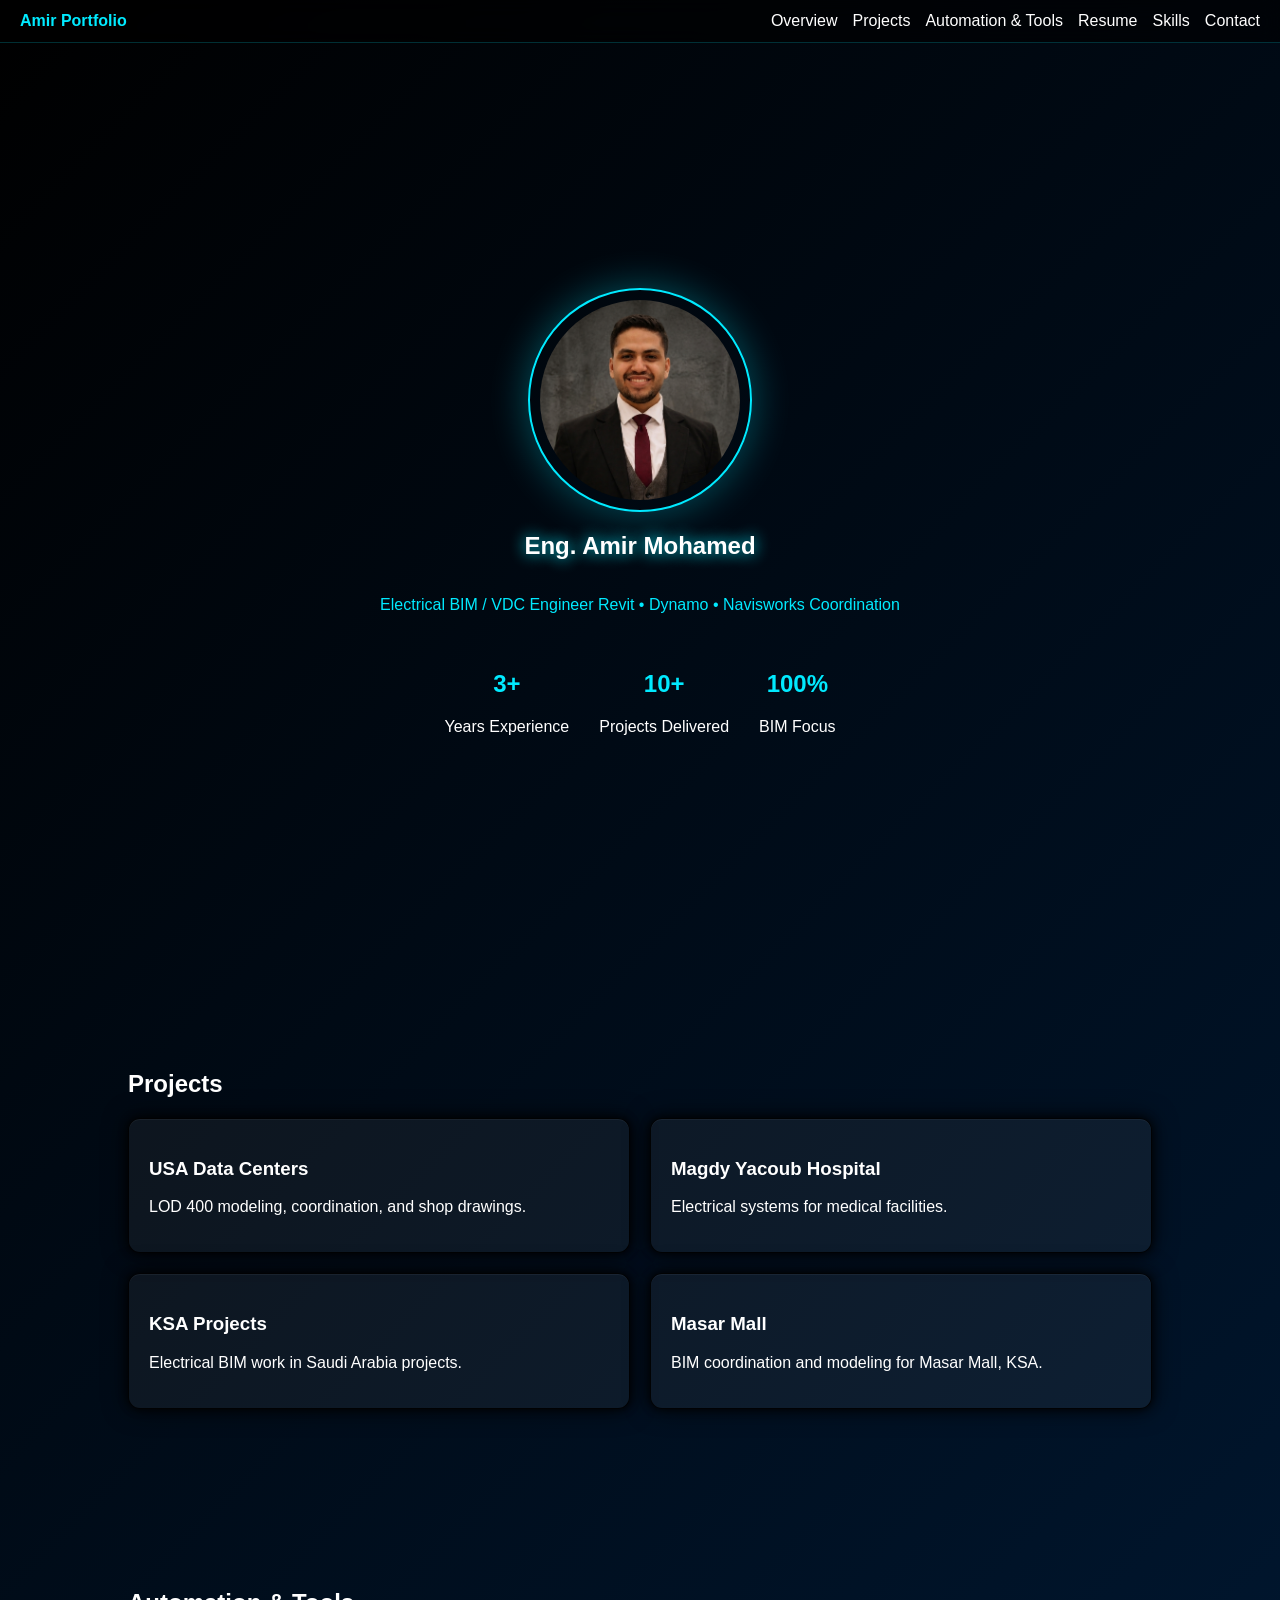
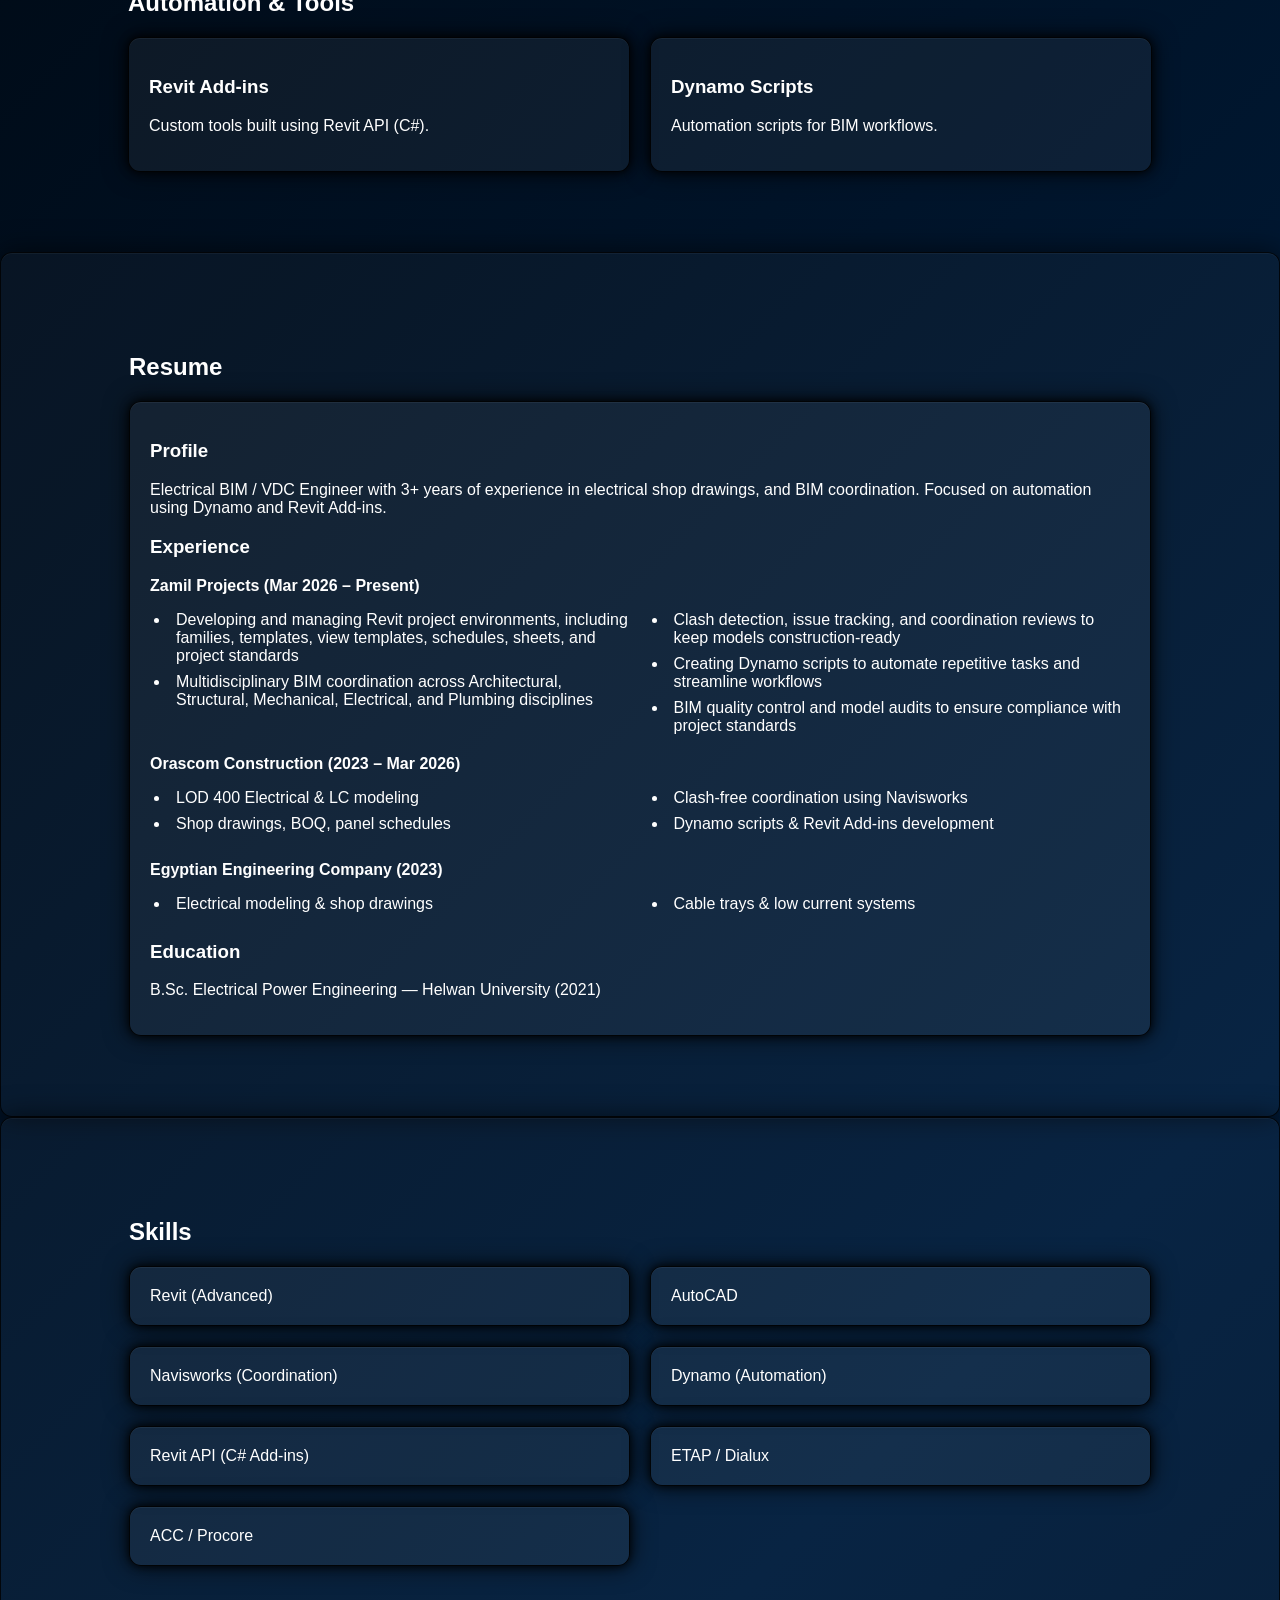
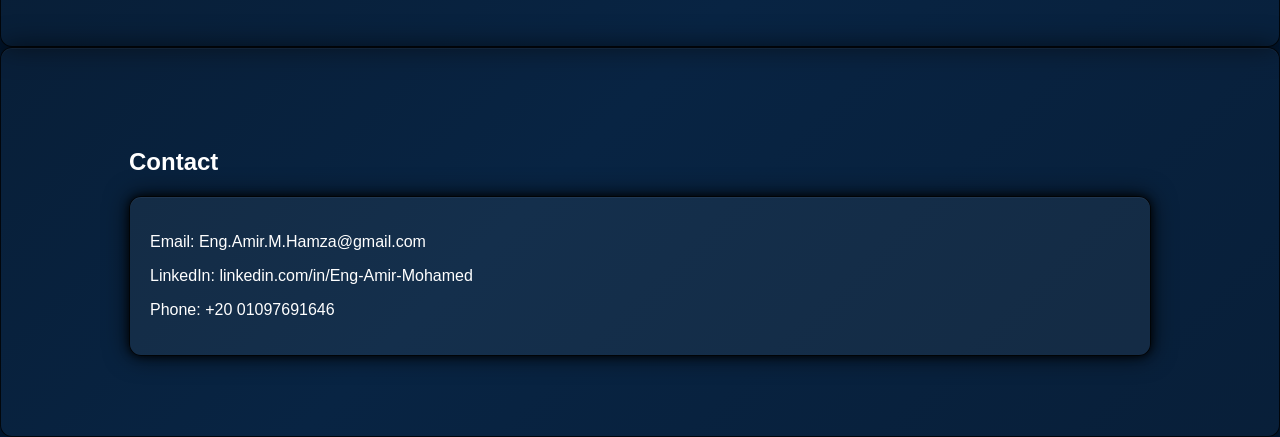
<file: index.html>
<!DOCTYPE html>
<html>
<head>
<meta charset="UTF-8">
<title>Amir Portfolio</title>
<link rel="stylesheet" href="style.css">
</head>

<body>

<!-- NAVBAR -->
<nav class="ribbon">
  <div class="logo">Amir Portfolio</div>

  <div class="links">
    <a href="#hero">Overview</a>
    <a href="#cases">Projects</a>
    <a href="#tools">Automation & Tools</a>
    <a href="#resume">Resume</a>
    <a href="#stack">Skills</a>
    <a href="#contact">Contact</a>
  </div>
</nav>

<!-- HERO -->
<section id="hero" class="hero">

<div class="glow-ring">
  <div class="profile">
    <img src="images/Amir.png">
  </div>
</div>

<h1>Eng. Amir Mohamed</h1>

<p class="subtitle">
Electrical BIM / VDC Engineer  
Revit • Dynamo • Navisworks Coordination
</p>

<div class="kpis">
<div>
<h2>3+</h2>
<p>Years Experience</p>
</div>

<div>
<h2>10+</h2>
<p>Projects Delivered</p>
</div>

<div>
<h2>100%</h2>
<p>BIM Focus</p>
</div>
</div>

</section>

<!-- PROJECTS -->
<section id="cases" class="section">
<h2>Projects</h2>

<div class="grid">

<div class="card" onclick="openProject('projects/datacenter.html')">
<h3>USA Data Centers</h3>
<p>LOD 400 modeling, coordination, and shop drawings.</p>
</div>

<div class="card" onclick="openProject('projects/hospital.html')">
<h3>Magdy Yacoub Hospital</h3>
<p>Electrical systems for medical facilities.</p>
</div>

<div class="card" onclick="openProject('projects/ksa.html')">
<h3>KSA Projects</h3>
<p>Electrical BIM work in Saudi Arabia projects.</p>
</div>

<div class="card" onclick="openProject('projects/masarmall.html')">
<h3>Masar Mall</h3>
<p>BIM coordination and modeling for Masar Mall, KSA.</p>
</div>

</div>
</section>

<!-- AUTOMATION & TOOLS -->
<section id="tools" class="section">
<h2>Automation & Tools</h2>

<div class="grid">

<div class="card" onclick="openProject('projects/addins.html')">
<h3>Revit Add-ins</h3>
<p>Custom tools built using Revit API (C#).</p>
</div>

<div class="card" onclick="openProject('projects/dynamo.html')">
<h3>Dynamo Scripts</h3>
<p>Automation scripts for BIM workflows.</p>
</div>

</div>
</section>

<!-- RESUME -->
<section id="resume" class="section glass">
<h2>Resume</h2>

<div class="card">

<h3>Profile</h3>
<p>
Electrical BIM / VDC Engineer with 3+ years of experience in electrical shop drawings, and BIM coordination. Focused on automation using Dynamo and Revit Add-ins.
</p>

<h3>Experience</h3>

<p><b>Zamil Projects (Mar 2026 – Present)</b></p>
<ul class="two-col">
<li>Developing and managing Revit project environments, including families, templates, view templates, schedules, sheets, and project standards</li>
<li>Multidisciplinary BIM coordination across Architectural, Structural, Mechanical, Electrical, and Plumbing disciplines</li>
<li>Clash detection, issue tracking, and coordination reviews to keep models construction-ready</li>
<li>Creating Dynamo scripts to automate repetitive tasks and streamline workflows</li>
<li>BIM quality control and model audits to ensure compliance with project standards</li>
</ul>

<p><b>Orascom Construction (2023 – Mar 2026)</b></p>
<ul class="two-col">
<li>LOD 400 Electrical & LC modeling</li>
<li>Shop drawings, BOQ, panel schedules</li>
<li>Clash-free coordination using Navisworks</li>
<li>Dynamo scripts & Revit Add-ins development</li>
</ul>

<p><b>Egyptian Engineering Company (2023)</b></p>
<ul class="two-col">
<li>Electrical modeling & shop drawings</li>
<li>Cable trays & low current systems</li>
</ul>

<h3>Education</h3>
<p>B.Sc. Electrical Power Engineering — Helwan University (2021)</p>

</div>

</section>

<!-- SKILLS -->
<section id="stack" class="section glass">

<h2>Skills</h2>

<div class="grid">

<div class="card">Revit (Advanced)</div>
<div class="card">AutoCAD</div>
<div class="card">Navisworks (Coordination)</div>
<div class="card">Dynamo (Automation)</div>
<div class="card">Revit API (C# Add-ins)</div>
<div class="card">ETAP / Dialux</div>
<div class="card">ACC / Procore</div>

</div>

</section>

<!-- CONTACT -->
<section id="contact" class="section glass">

<h2>Contact</h2>

<div class="card">
<p>Email: Eng.Amir.M.Hamza@gmail.com</p>
<p>LinkedIn: linkedin.com/in/Eng-Amir-Mohamed</p>
<p>Phone: +20 01097691646</p>
</div>

</section>

<script src="script.js"></script>

</body>
</html>
</file>
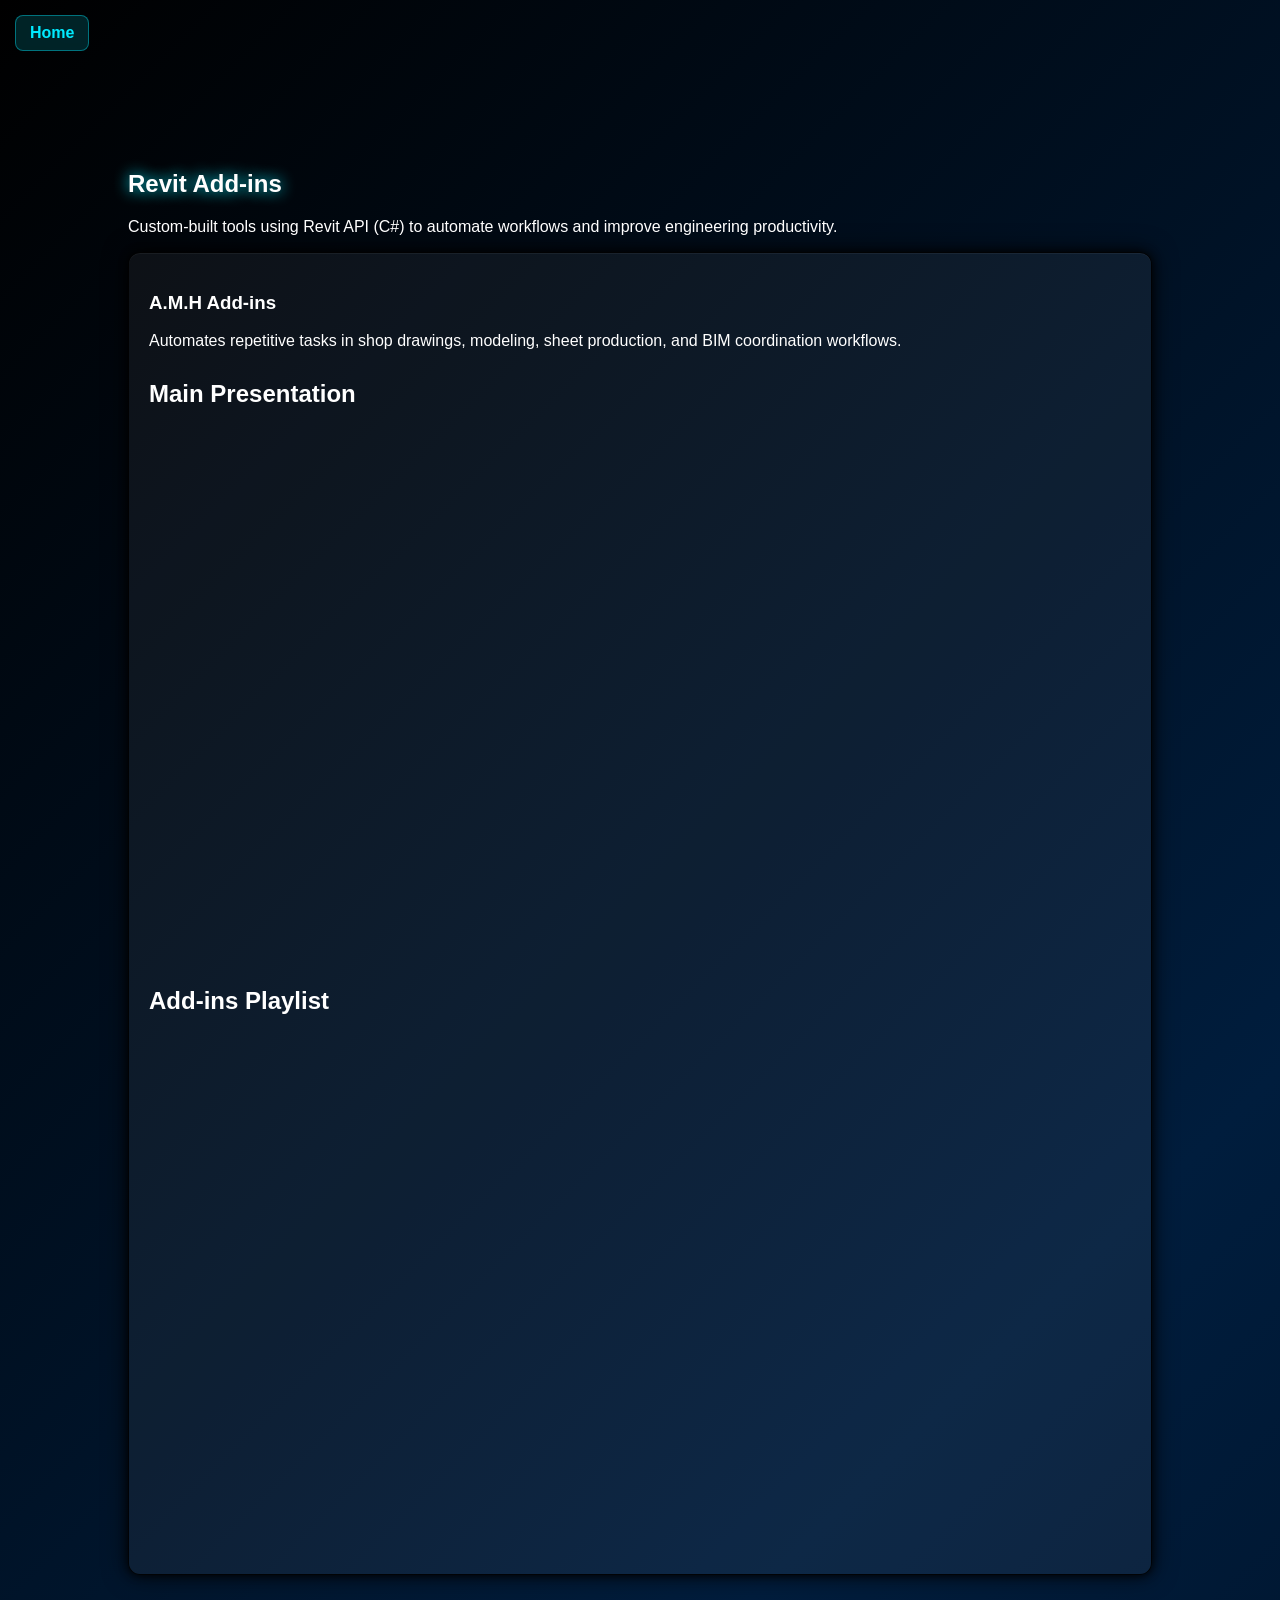
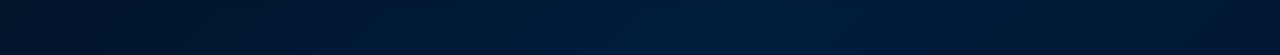
<file: projects/addins.html>
<!DOCTYPE html>
<html>
<head>
<meta charset="UTF-8">
<title>Revit Add-ins</title>
<link rel="stylesheet" href="../style.css">
</head>

<body>

<a href="../index.html" class="home-btn">Home</a>

<section class="section">

<h1>Revit Add-ins</h1>

<p>
Custom-built tools using Revit API (C#) to automate workflows
and improve engineering productivity.
</p>

<div class="card">
<h3>A.M.H Add-ins</h3>

<p>
Automates repetitive tasks in shop drawings, modeling,
sheet production, and BIM coordination workflows.
</p>


<h2 style="margin-top:30px;">Main Presentation</h2>

<iframe width="100%" height="500"
src="https://www.youtube.com/embed/NL77-AWan0E"
title="Main Presentation Video"
frameborder="0"
allowfullscreen
style="border-radius:12px; margin-top:15px;">
</iframe>

<h2 style="margin-top:40px;">Add-ins Playlist</h2>

<iframe width="100%" height="500"
src="https://www.youtube.com/embed/videoseries?list=PLyDM9EKTQv1C0gx3VGigxtjuGM_yNoR8l"
title="Add-ins Playlist"
frameborder="0"
allowfullscreen
style="border-radius:12px; margin-top:15px;">
</iframe>

</div>

</section>

<script src="../script.js"></script>

</body>
</html>
</file>
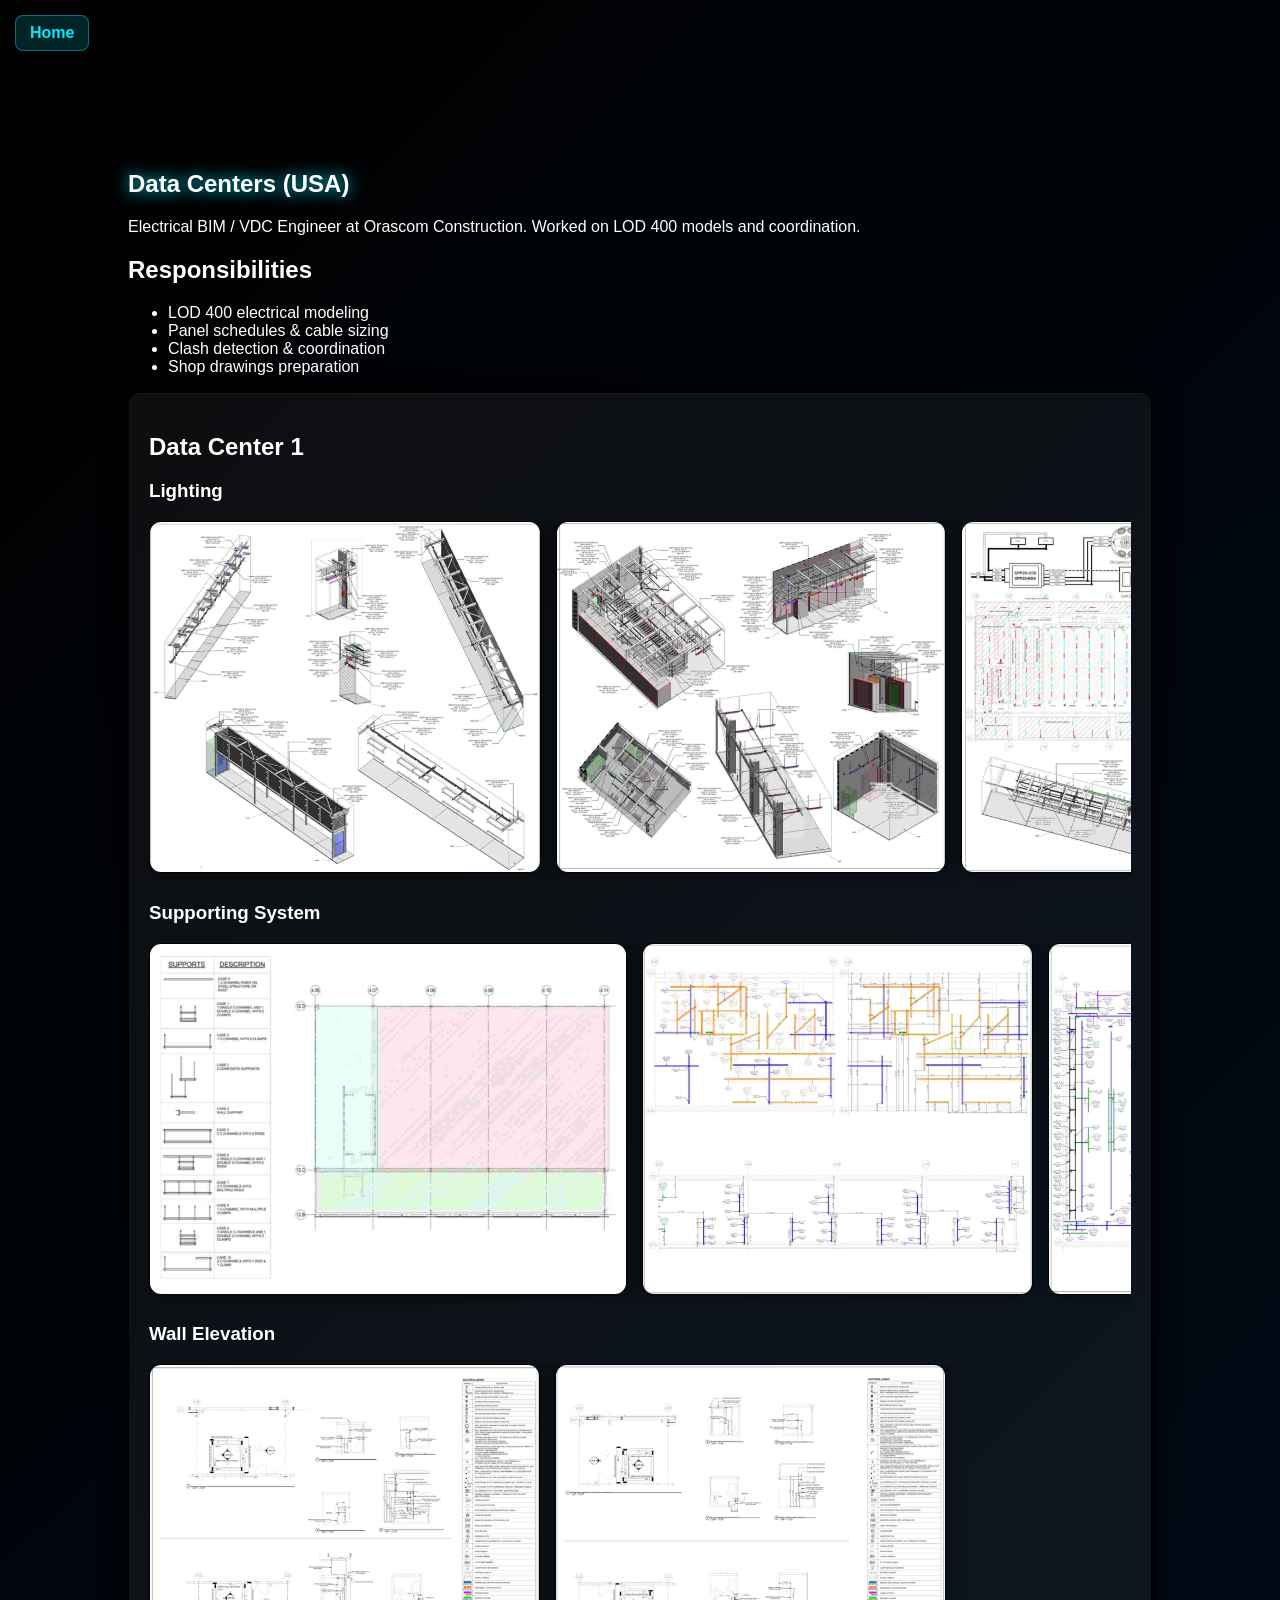
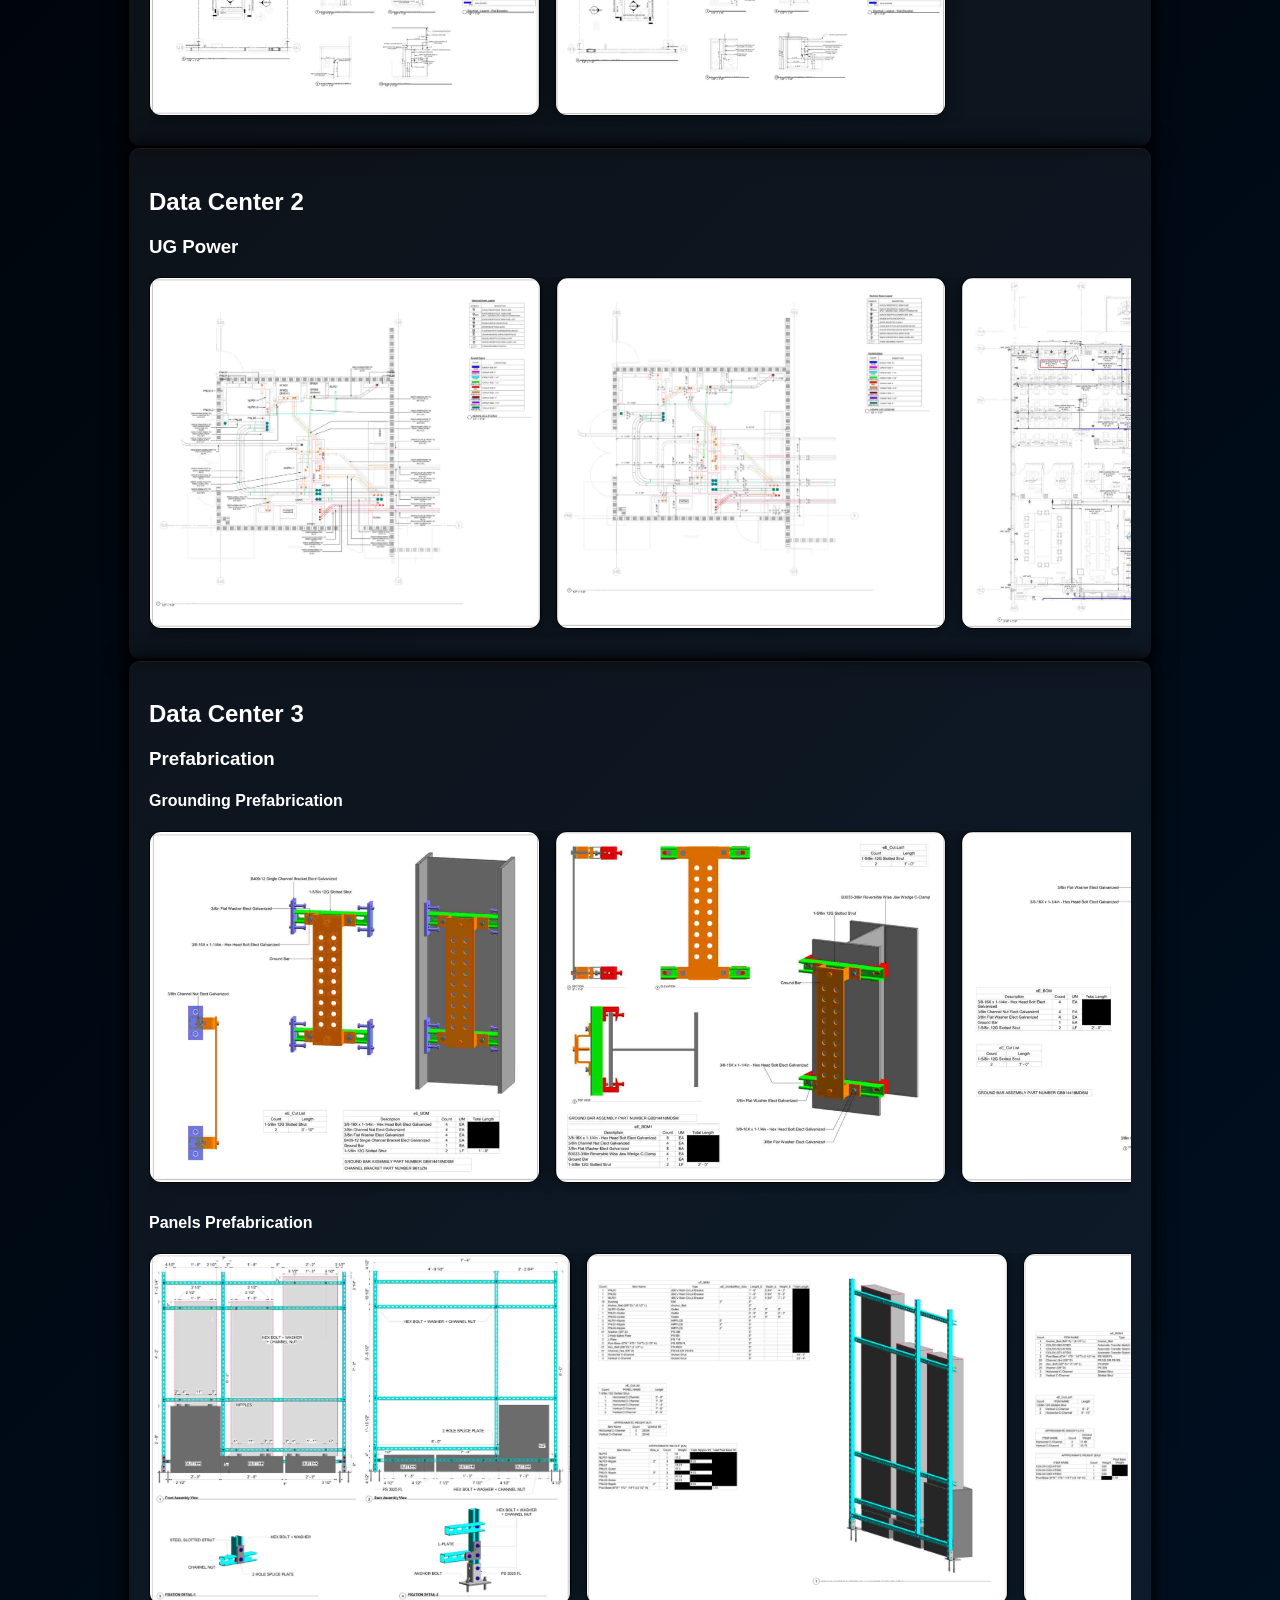
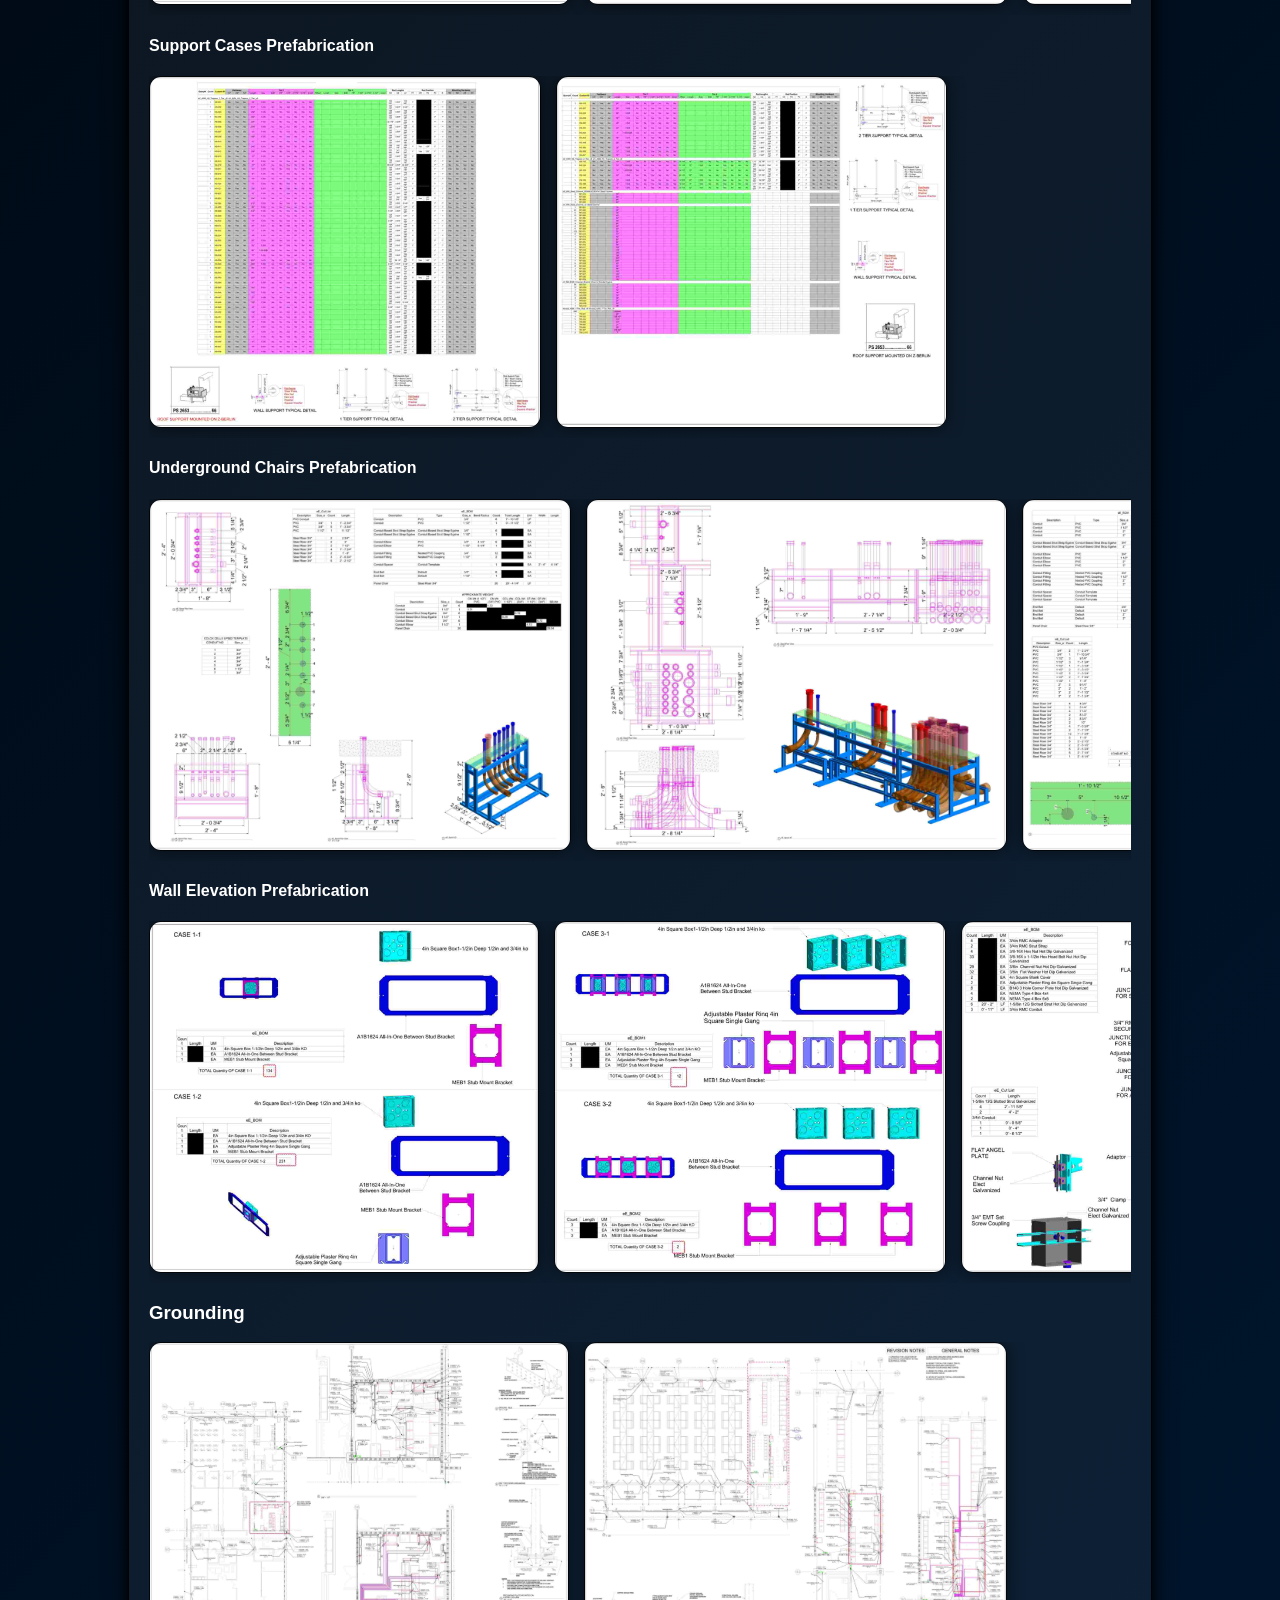
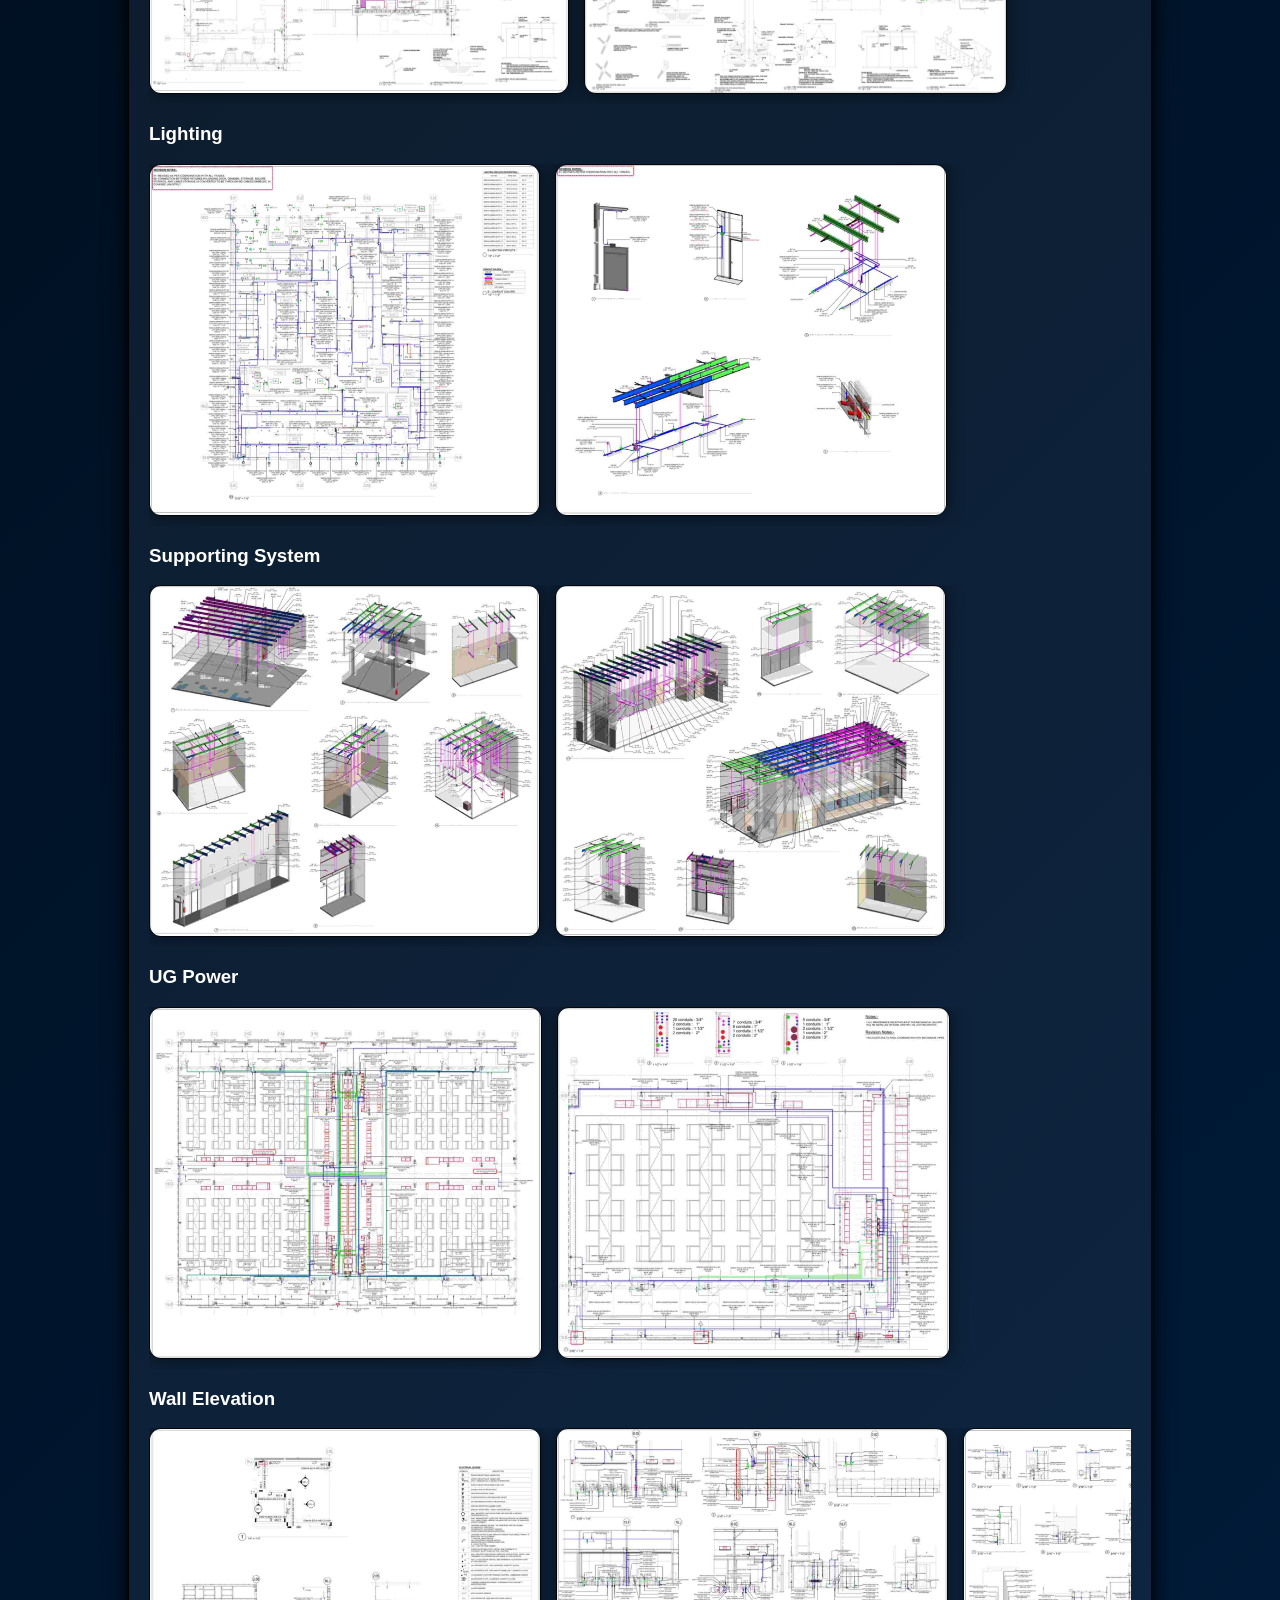
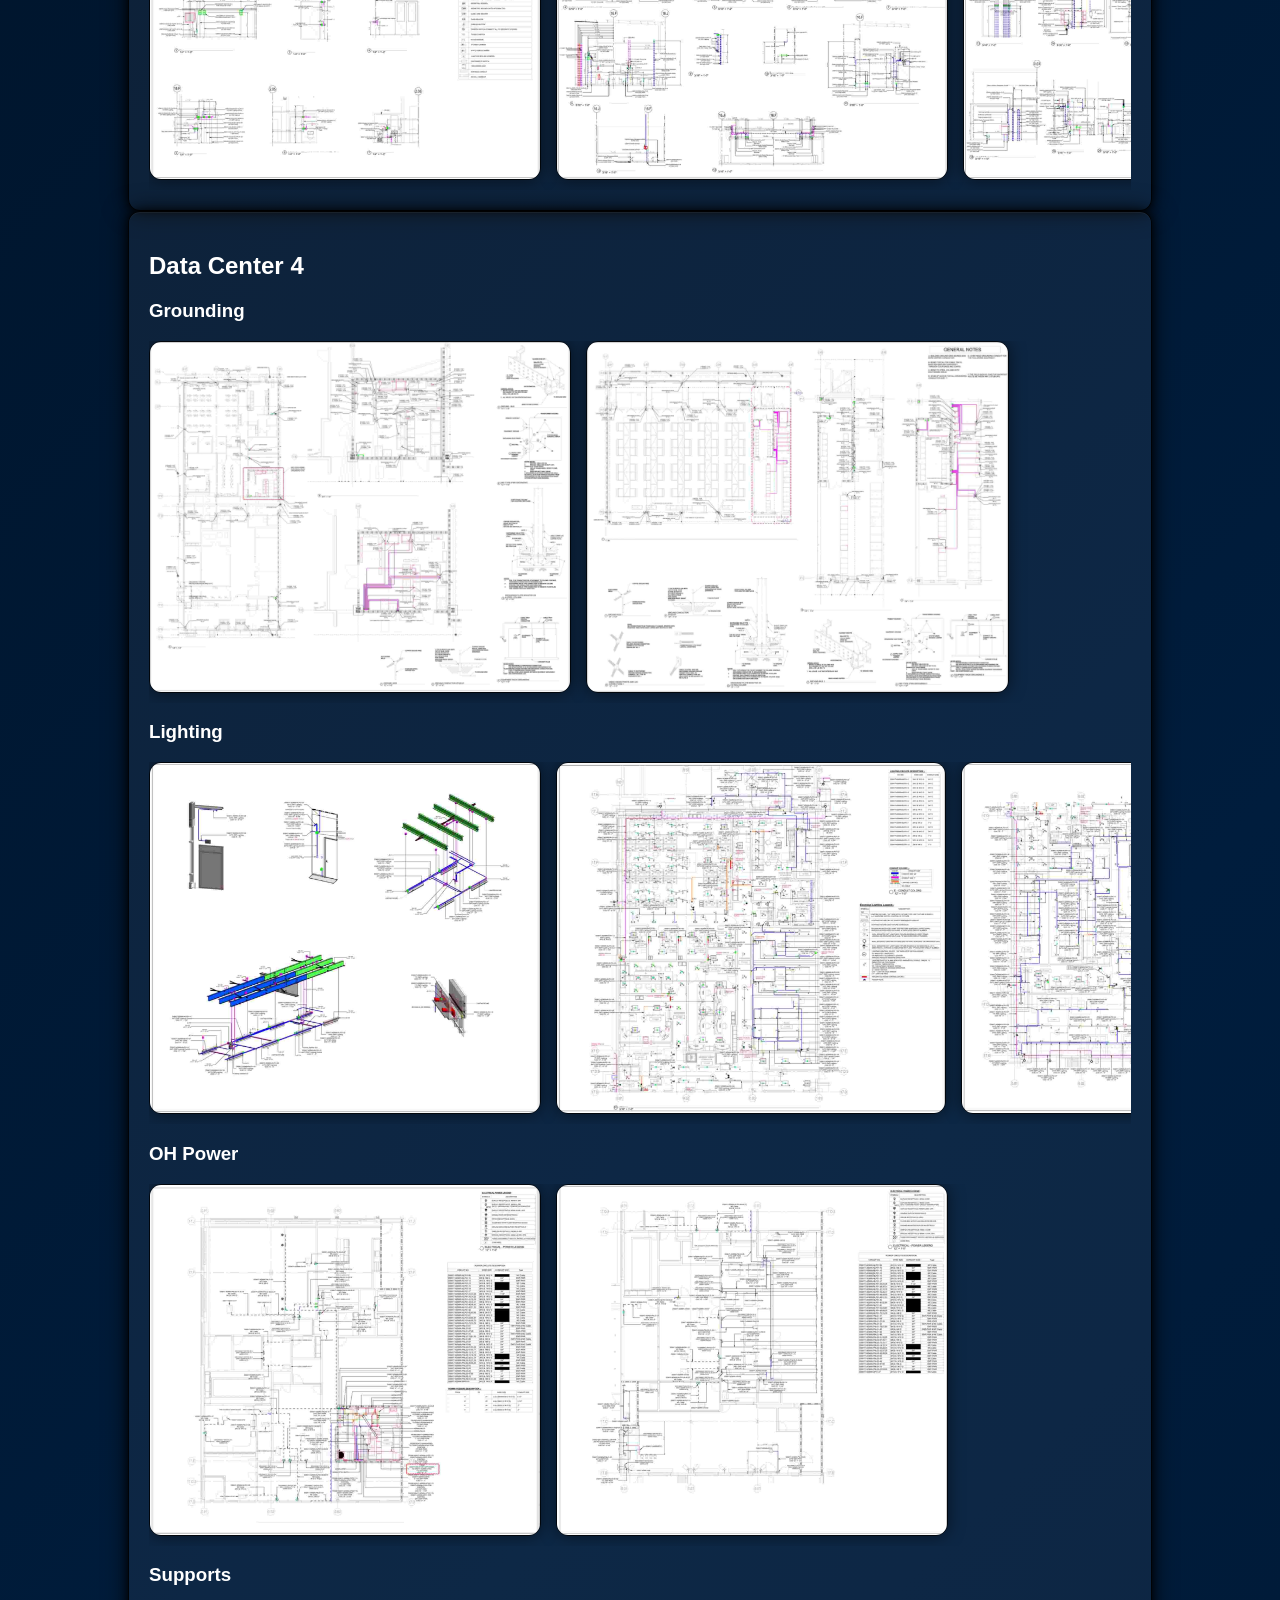
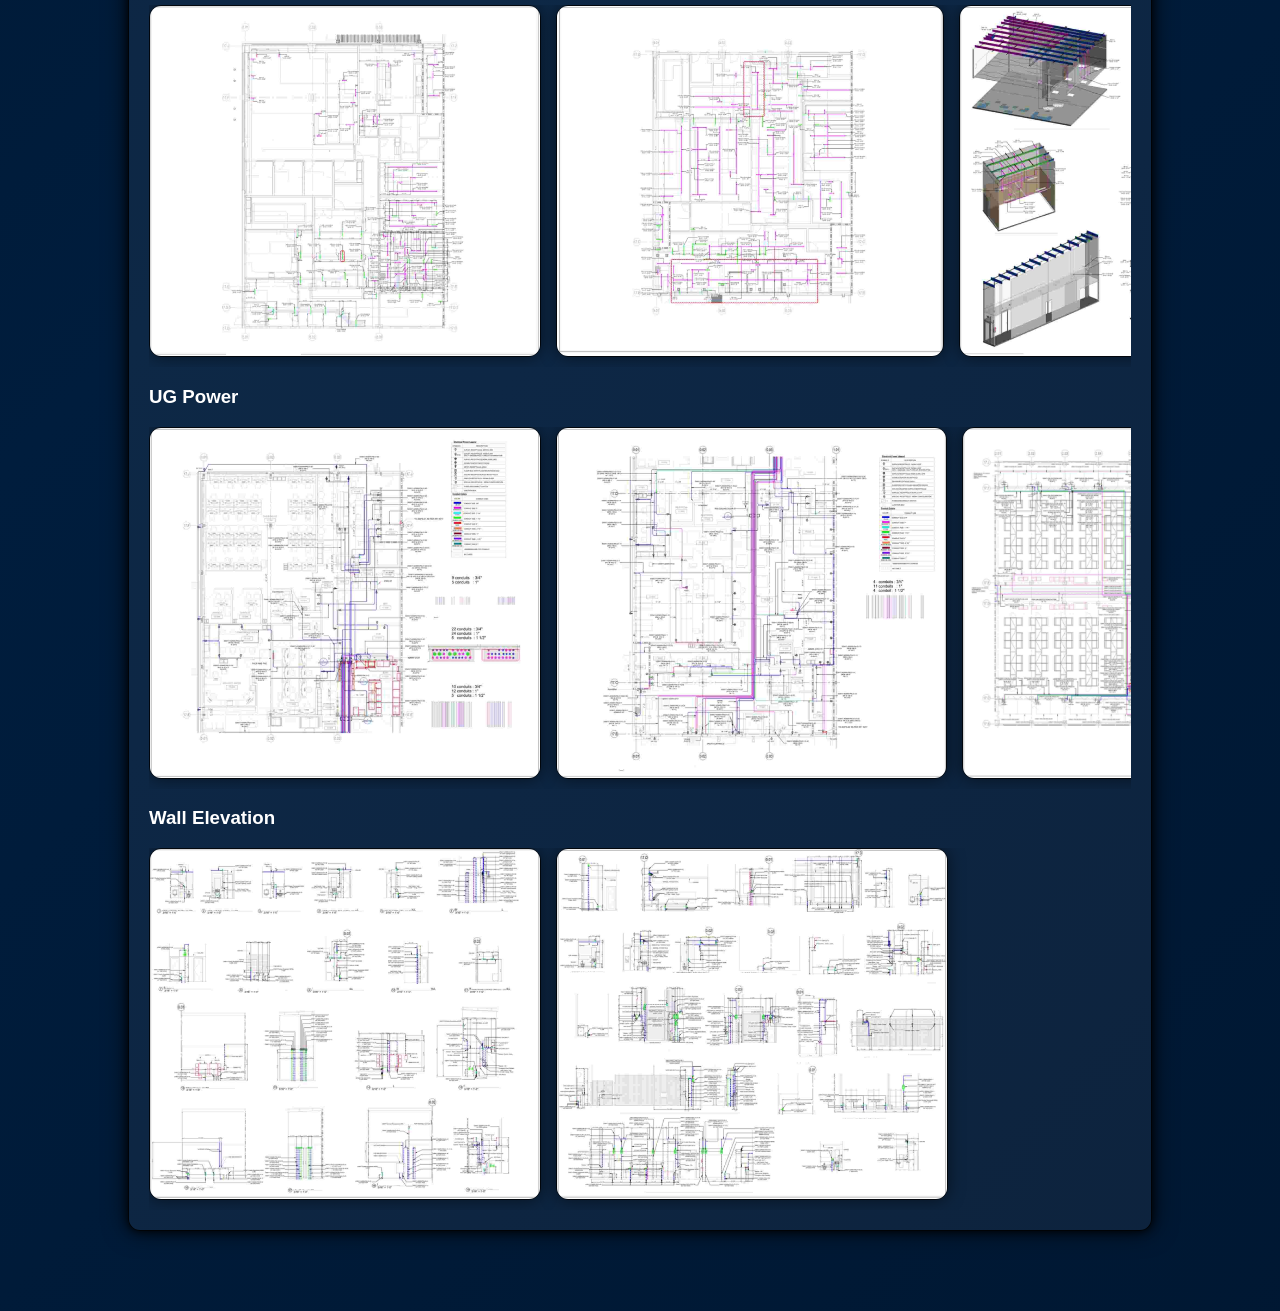
<file: projects/datacenter.html>
<!DOCTYPE html>
<html>
<head>
<meta charset="UTF-8">
<title>Data Centers</title>
<link rel="stylesheet" href="../style.css">
</head>
<div class="popup" id="popup">
    <img id="popup-img">
</div>

<script src="../script.js"></script>
<a href="../index.html" class="home-btn">Home</a>
<body>

<section class="section">

<h1>Data Centers (USA)</h1>

<p>
Electrical BIM / VDC Engineer at Orascom Construction.
Worked on LOD 400 models and coordination.
</p>

<h2>Responsibilities</h2>
<ul>
<li>LOD 400 electrical modeling</li>
<li>Panel schedules & cable sizing</li>
<li>Clash detection & coordination</li>
<li>Shop drawings preparation</li>
</ul>


<!-- Data Center 1 -->
<div class="card">

<h2>Data Center 1</h2>

<h3>Lighting</h3>

<div class="slider">
<img src="../images/Data Center 1/Lighting/Lighting 3Ds.jpg">
<img src="../images/Data Center 1/Lighting/Lighting 3Ds-2.jpg">
<img src="../images/Data Center 1/Lighting/Lighting Control , 3Ds.jpg">
<img src="../images/Data Center 1/Lighting/Normal Lighting Plan.jpg">
</div>

<h3>Supporting System</h3>

<div class="slider">
<img src="../images/Data Center 1/Supporting System/Support Legend & Cases.jpg">
<img src="../images/Data Center 1/Supporting System/Supports Tags & Diminsions 1.jpg">
<img src="../images/Data Center 1/Supporting System/Supports Tags & Diminsions 2.jpg">
<img src="../images/Data Center 1/Supporting System/Supports Tags & Diminsions 3.jpg">
</div>

<h3>Wall Elevation</h3>

<div class="slider">
<img src="../images/Data Center 1/Wall Elevation/Wall elevation 1.jpg">
<img src="../images/Data Center 1/Wall Elevation/Wall elevation 2.jpg">
</div>

</div>

<!-- Data Center 2 -->
<div class="card">

<h2>Data Center 2</h2>

<h3>UG Power</h3>

<div class="slider">
<img src="../images/Data Center 2/UG Power/Power 1.jpg">
<img src="../images/Data Center 2/UG Power/Power 2.jpg">
<img src="../images/Data Center 2/UG Power/Power 3.jpg">
<img src="../images/Data Center 2/UG Power/Power 4.jpg">
<img src="../images/Data Center 2/UG Power/Power 5.jpg">
<img src="../images/Data Center 2/UG Power/Power 6.jpg">
</div>

</div>

<!-- Data Center 3 -->
<div class="card">

<h2>Data Center 3</h2>

<!-- Prefabrication -->
<h3>Prefabrication</h3>

<!-- Grounding -->
<h4>Grounding Prefabrication</h4>
<div class="slider">
    <img src="../images/Data Center 3/Prefaprecation/Grounding/Ground Prefab 1.jpg">
    <img src="../images/Data Center 3/Prefaprecation/Grounding/Ground Prefab 2.jpg">
    <img src="../images/Data Center 3/Prefaprecation/Grounding/Ground Prefab 3.jpg">
</div>

<!-- Panels -->
<h4>Panels Prefabrication</h4>
<div class="slider">
    <img src="../images/Data Center 3/Prefaprecation/Panels/Panels Prefap 1.jpg">
    <img src="../images/Data Center 3/Prefaprecation/Panels/Panels Prefap 2.jpg">
    <img src="../images/Data Center 3/Prefaprecation/Panels/Panels Prefap 3.jpg">
    <img src="../images/Data Center 3/Prefaprecation/Panels/Panels Prefap 4.jpg">
</div>

<!-- Support Cases -->
<h4>Support Cases Prefabrication</h4>
<div class="slider">
    <img src="../images/Data Center 3/Prefaprecation/Support cases/Supports Prefap Cases 1.jpg">
    <img src="../images/Data Center 3/Prefaprecation/Support cases/Supports Prefap Cases 2.jpg">
</div>

<!-- Underground Chairs -->
<h4>Underground Chairs Prefabrication</h4>
<div class="slider">
    <img src="../images/Data Center 3/Prefaprecation/Underground Chairs/Chairs Prefap 1.jpg">
    <img src="../images/Data Center 3/Prefaprecation/Underground Chairs/Chairs Prefap 2.jpg">
    <img src="../images/Data Center 3/Prefaprecation/Underground Chairs/Chairs Prefap 3.jpg">
    <img src="../images/Data Center 3/Prefaprecation/Underground Chairs/Chairs Prefap 4.jpg">
</div>

<!-- Wall Elevation -->
<h4>Wall Elevation Prefabrication</h4>
<div class="slider">
    <img src="../images/Data Center 3/Prefaprecation/Wall elevation/Wall Elevation Prefap 1.jpg">
    <img src="../images/Data Center 3/Prefaprecation/Wall elevation/Wall Elevation Prefap 2.jpg">
    <img src="../images/Data Center 3/Prefaprecation/Wall elevation/Wall Elevation Prefap 3.jpg">
</div>

<h3>Grounding</h3>

<div class="slider">
<img src="../images/Data Center 3/Grounding/Grounding 1.jpg">
<img src="../images/Data Center 3/Grounding/Grounding 2.jpg">
</div>

<h3>Lighting</h3>

<div class="slider">
<img src="../images/Data Center 3/Lighting/Lighting 1.jpg">
<img src="../images/Data Center 3/Lighting/Lighting 3D Details.jpg">
</div>

<h3>Supporting System</h3>

<div class="slider">
<img src="../images/Data Center 3/Supporting System/Supporting 3D Details 1.jpg">
<img src="../images/Data Center 3/Supporting System/Supporting 3D Details 2.jpg">
</div>

<h3>UG Power</h3>

<div class="slider">
<img src="../images/Data Center 3/UG Power/Power UG 1.jpg">
<img src="../images/Data Center 3/UG Power/Power UG 2.jpg">
</div>

<h3>Wall Elevation</h3>

<div class="slider">
<img src="../images/Data Center 3/Wall Elevation/Wall elevation 1.jpg">
<img src="../images/Data Center 3/Wall Elevation/Wall elevation 2.jpg">
<img src="../images/Data Center 3/Wall Elevation/Wall elevation 3.jpg">
</div>

</div>

<!-- Data Center 4 -->
<div class="card">

<h2>Data Center 4</h2>


<h3>Grounding</h3>

<div class="slider">
<img src="../images/Data Center 4/Grounding/Grounding 1.jpg">
<img src="../images/Data Center 4/Grounding/Grounding 2.jpg">
</div>

<h3>Lighting</h3>

<div class="slider">
<img src="../images/Data Center 4/Lighting/Lighting 3Ds.jpg">
<img src="../images/Data Center 4/Lighting/Lighting Plan 1.jpg">
<img src="../images/Data Center 4/Lighting/Lighting Plan 2.jpg">
<img src="../images/Data Center 4/Lighting/Lighting Plan 3.jpg">
<img src="../images/Data Center 4/Lighting/Lighting Plan 4.jpg">
<img src="../images/Data Center 4/Lighting/Lighting Plan 5.jpg">
<img src="../images/Data Center 4/Lighting/Lighting Plan 6.jpg">
</div>

<h3>OH Power</h3>

<div class="slider">
<img src="../images/Data Center 4/OH Power/Power over head 1.jpg">
<img src="../images/Data Center 4/OH Power/Power over head 2.jpg">
</div>

<h3>Supports</h3>

<div class="slider">
<img src="../images/Data Center 4/Supports/Supports 1.jpg">
<img src="../images/Data Center 4/Supports/Supports 2.jpg">
<img src="../images/Data Center 4/Supports/Supports 3Ds 1.jpg">
<img src="../images/Data Center 4/Supports/Supports 3Ds 2.jpg">
</div>

<h3>UG Power</h3>

<div class="slider">
<img src="../images/Data Center 4/UG Power/UG Power 1.jpg">
<img src="../images/Data Center 4/UG Power/UG Power 2.jpg">
<img src="../images/Data Center 4/UG Power/UG Power 3.jpg">
</div>

<h3>Wall Elevation</h3>

<div class="slider">
<img src="../images/Data Center 4/Wall Elevation/Wall elevation 1.jpg">
<img src="../images/Data Center 4/Wall Elevation/Wall elevation 2.jpg">
</div>

</div>

</section>

</body>
</html>
</file>
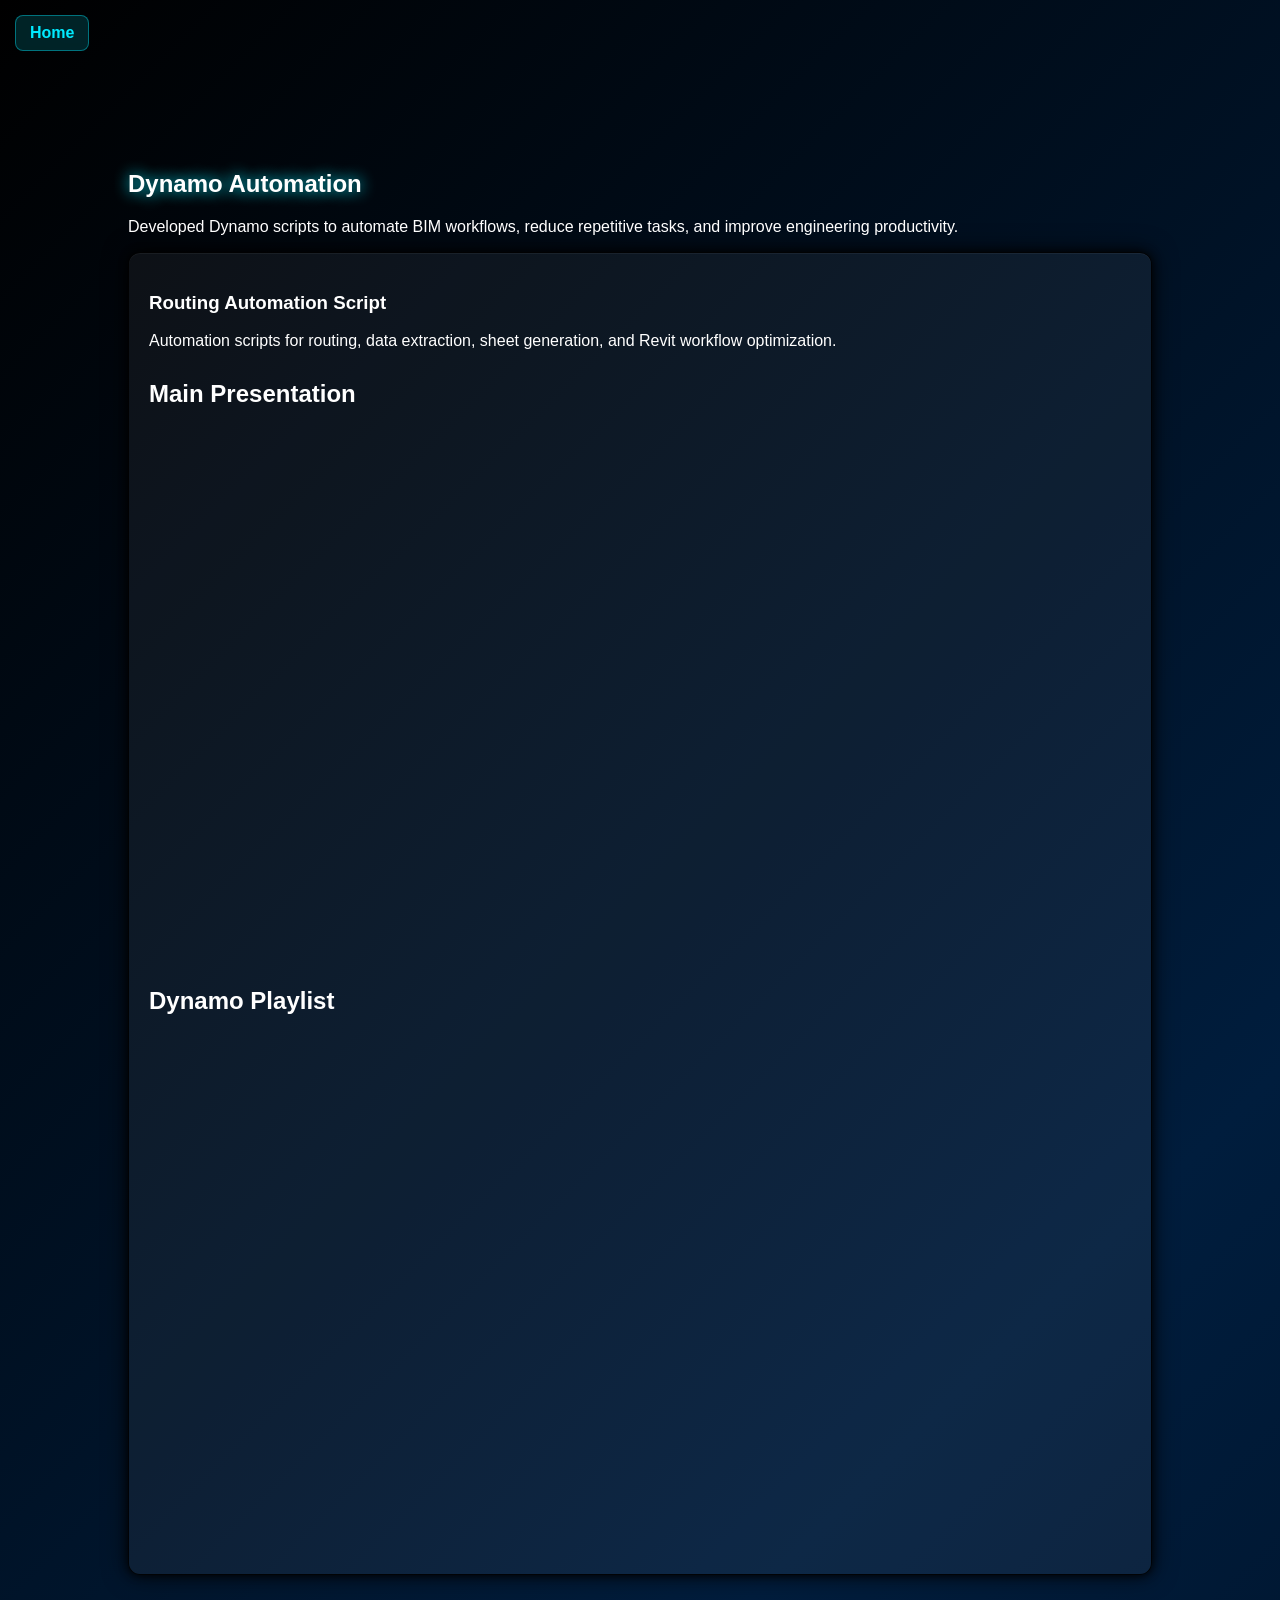
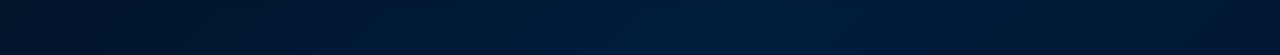
<file: projects/dynamo.html>
<!DOCTYPE html>
<html>
<head>
<meta charset="UTF-8">
<title>Dynamo Scripts</title>
<link rel="stylesheet" href="../style.css">
</head>

<body>

<a href="../index.html" class="home-btn">Home</a>

<section class="section">

<h1>Dynamo Automation</h1>

<p>
Developed Dynamo scripts to automate BIM workflows,
reduce repetitive tasks, and improve engineering productivity.
</p>

<div class="card">

<h3>Routing Automation Script</h3>

<p>
Automation scripts for routing, data extraction,
sheet generation, and Revit workflow optimization.
</p>

<h2 style="margin-top:30px;">Main Presentation</h2>

<iframe width="100%" height="500"
src="https://www.youtube.com/embed/NL77-AWan0E"
title="Main Presentation Video"
frameborder="0"
allowfullscreen
style="border-radius:12px; margin-top:15px;">
</iframe>

<h2 style="margin-top:40px;">Dynamo Playlist</h2>

<iframe width="100%" height="500"
src="https://www.youtube.com/embed/videoseries?list=PLyDM9EKTQv1DCoZ1k91Ni3a0SpiFkxA6X"
title="Dynamo Playlist"
frameborder="0"
allowfullscreen
style="border-radius:12px; margin-top:15px;">
</iframe>

</div>

</section>

<script src="../script.js"></script>

</body>
</html>
</file>
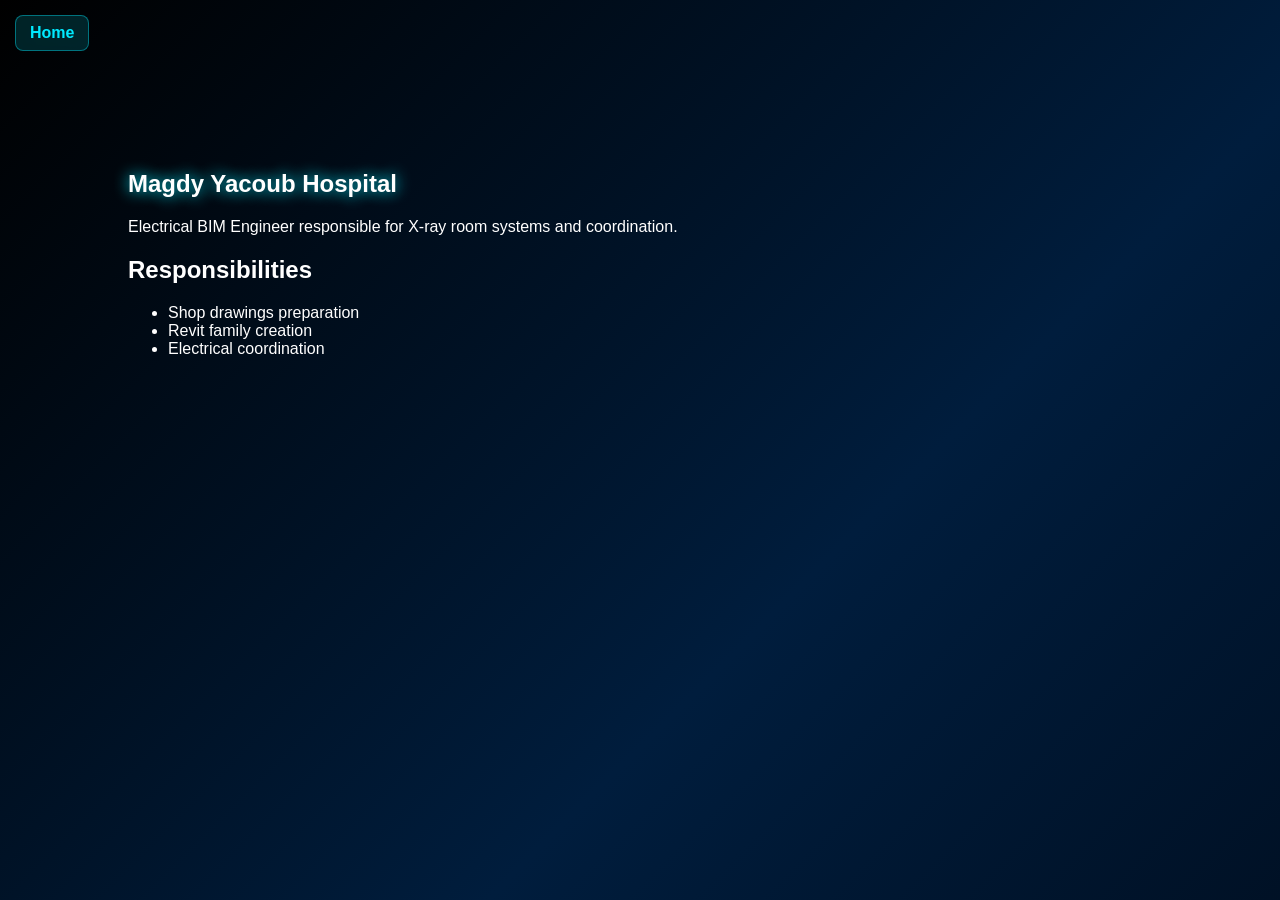
<file: projects/hospital.html>
<!DOCTYPE html>
<html>
<head>
<meta charset="UTF-8">
<title>Magdy Yacoub Hospital</title>
<link rel="stylesheet" href="../style.css">
</head>
<div class="popup" id="popup">
    <img id="popup-img">
</div>

<script src="../script.js"></script>
<a href="../index.html" class="home-btn">Home</a>
<body>
<section class="section">

<h1>Magdy Yacoub Hospital</h1>

<p>
Electrical BIM Engineer responsible for X-ray room systems and coordination.
</p>

<h2>Responsibilities</h2>
<ul>
<li>Shop drawings preparation</li>
<li>Revit family creation</li>
<li>Electrical coordination</li>
</ul>

</section>

</body>
</html>
</file>
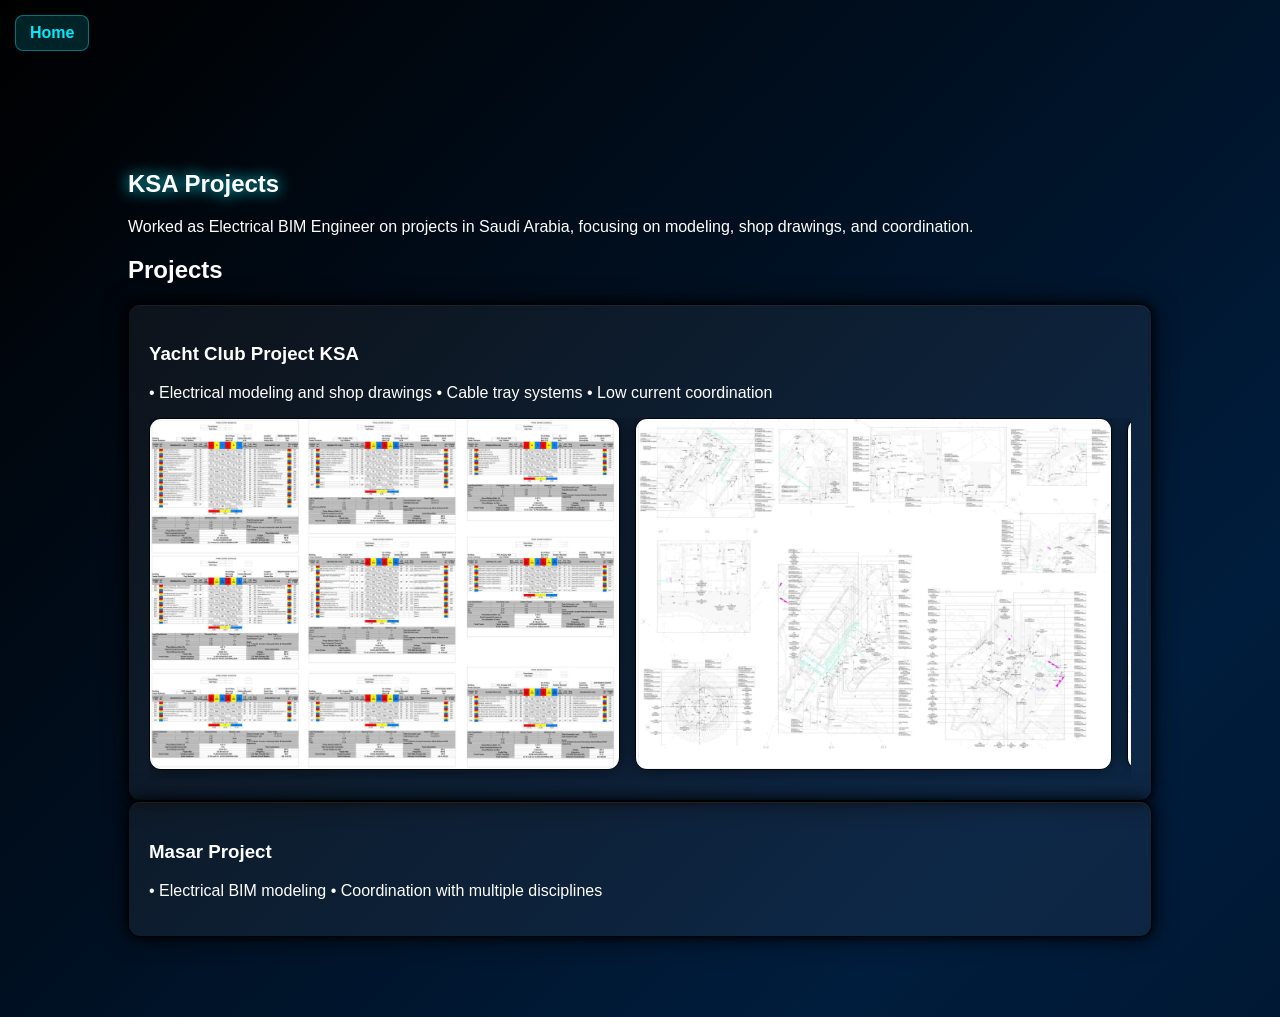
<file: projects/ksa.html>
<!DOCTYPE html>
<html>
<head>
<meta charset="UTF-8">
<title>KSA Projects</title>
<link rel="stylesheet" href="../style.css">
</head>
<div class="popup" id="popup">
    <img id="popup-img">
</div>

<script src="../script.js"></script>
<a href="../index.html" class="home-btn">Home</a>

<body>

<section class="section">

<h1>KSA Projects</h1>

<p>
Worked as Electrical BIM Engineer on projects in Saudi Arabia,
focusing on modeling, shop drawings, and coordination.
</p>

<h2>Projects</h2>

<div class="card">

<h3>Yacht Club Project KSA</h3>

<p>
• Electrical modeling and shop drawings  
• Cable tray systems  
• Low current coordination  
</p>

<div class="slider">
<img src="../images/Yacht Club Project/Prepared Shop Drawing Panel Schedules/Panel Schedules Shop drawing.jpg">

<img src="../images/Yacht Club Project/UG Power/Under Ground Enlarged Plans.jpg">

<img src="../images/Yacht Club Project/UG Power/Under Ground Power plan 1.jpg">
</div>

</div>

<div class="card">

<h3>Masar Project</h3>

<p>
• Electrical BIM modeling  
• Coordination with multiple disciplines  
</p>

</div>

</section>

</body>
</html>
</file>
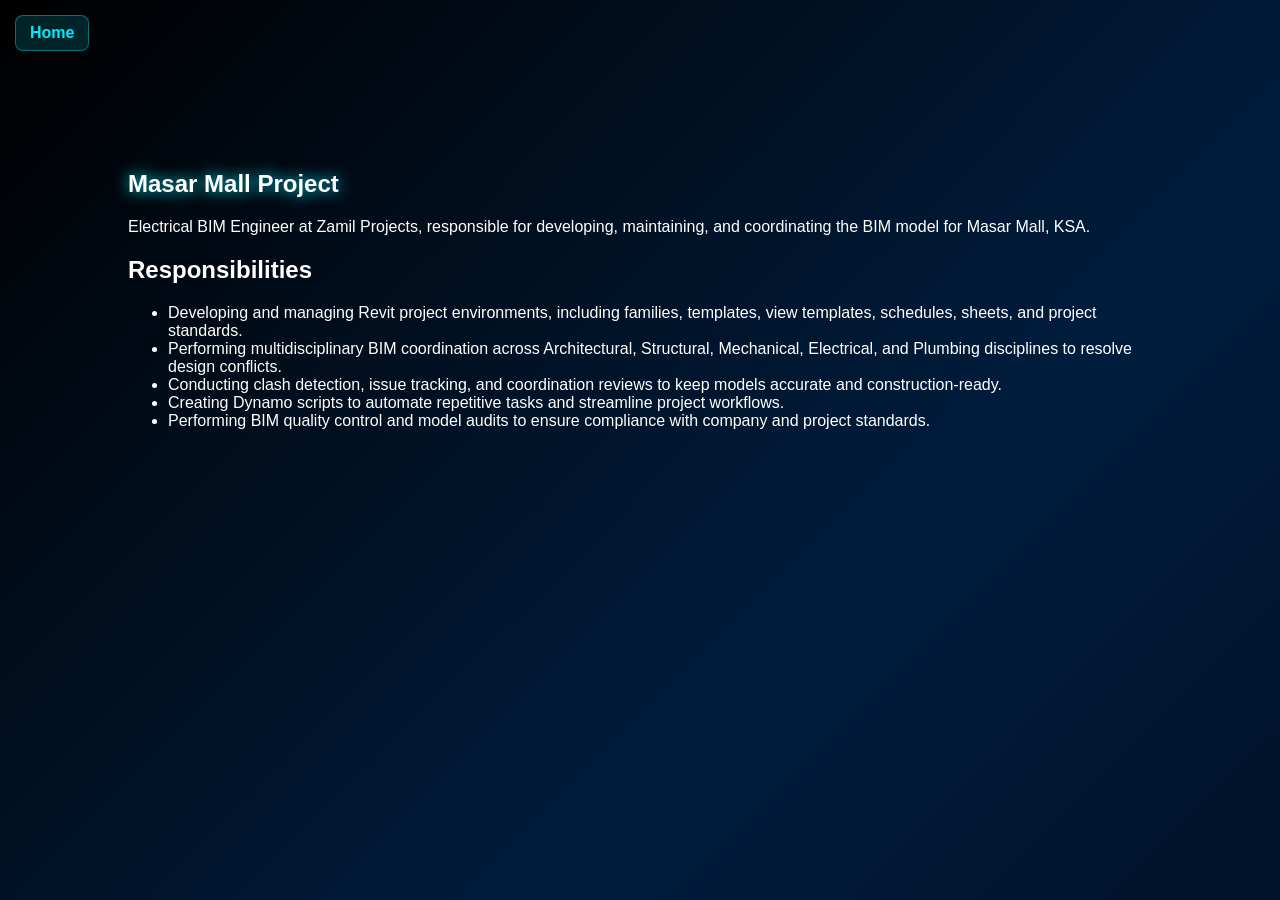
<file: projects/masarmall.html>
<!DOCTYPE html>
<html>
<head>
<meta charset="UTF-8">
<title>Masar Mall Project</title>
<link rel="stylesheet" href="../style.css">
</head>
<div class="popup" id="popup">
    <img id="popup-img">
</div>

<script src="../script.js"></script>
<a href="../index.html" class="home-btn">Home</a>

<body>

<section class="section">

<h1>Masar Mall Project</h1>

<p>
Electrical BIM Engineer at Zamil Projects, responsible for developing,
maintaining, and coordinating the BIM model for Masar Mall, KSA.
</p>

<h2>Responsibilities</h2>
<ul>
<li>Developing and managing Revit project environments, including families, templates, view templates, schedules, sheets, and project standards.</li>
<li>Performing multidisciplinary BIM coordination across Architectural, Structural, Mechanical, Electrical, and Plumbing disciplines to resolve design conflicts.</li>
<li>Conducting clash detection, issue tracking, and coordination reviews to keep models accurate and construction-ready.</li>
<li>Creating Dynamo scripts to automate repetitive tasks and streamline project workflows.</li>
<li>Performing BIM quality control and model audits to ensure compliance with company and project standards.</li>
</ul>

</section>

</body>
</html>
</file>
<file: style.css>
body {
margin:0;
font-family:Arial;
color:white;
background: linear-gradient(-45deg, #000000, #001427, #00263d, #000814, #001d3d, #000000);
background-size: 400% 400%;
animation: gradientFlow 18s ease infinite;
overflow-x:hidden;
padding-top:70px;
}

@keyframes gradientFlow {
0%   { background-position: 0% 50%; }
50%  { background-position: 100% 50%; }
100% { background-position: 0% 50%; }
}

/* NAVBAR */
.ribbon {
position:fixed;
top:0;
width:100%;
display:flex;
justify-content:space-between;
align-items:center;
padding:12px 20px;
box-sizing:border-box;
background:rgba(0,0,0,0.6);
backdrop-filter:blur(10px);
border-bottom:1px solid rgba(0,234,255,0.2);
z-index:999;
}

.logo {
color:#00eaff;
font-weight:bold;
}

.links {
display:flex;
flex-wrap:wrap;
}

.ribbon a {
color:white;
margin-left:15px;
text-decoration:none;
}

.ribbon a:hover {
color:#00eaff;
}

/* HERO */
.hero {
height:100vh;
display:flex;
flex-direction:column;
justify-content:center;
align-items:center;
text-align:center;
}

.glow-ring {
padding:10px;
border-radius:50%;
border:2px solid #00eaff;
box-shadow:0 0 40px #00eaff55;
animation: pulse 2s infinite alternate;
}

@keyframes pulse {
from { box-shadow: 0 0 20px #00eaff55; }
to { box-shadow: 0 0 60px #00eaffaa; }
}

/* PROFILE FIXED */
.profile {
width:200px;
height:200px;
border-radius:50%;
overflow:hidden;
}

.profile img {
width:100%;
height:120%;
object-fit:cover;
object-position:center 20%;
}

h1 {
text-shadow:0 0 15px #00eaff;
}

.subtitle {
color:#00eaff;
}

.kpis {
display:flex;
gap:30px;
margin-top:20px;
}

.kpis h2 {
color:#00eaff;
}

/* SECTIONS */
.section {
padding:80px 10%;
}

/* GRID */
.grid {
display:grid;
grid-template-columns:repeat(2,1fr);
gap:20px;
}

@media (max-width:640px) {
.grid {
grid-template-columns:1fr;
}
}

/* CARDS */
.card {
background:rgba(255,255,255,0.05);
border:1px solid rgba(0,0,0,0.9);
padding:20px;
border-radius:12px;
cursor:pointer;
transition:0.3s;
box-shadow:0 0 25px rgba(0,0,0,0.75), 0 0 8px rgba(0,0,0,0.9), inset 0 1px 0 rgba(255,255,255,0.05);
}

.card:hover {
transform:translateY(-5px);
border-color:#000;
box-shadow:0 0 45px rgba(0,0,0,0.95), 0 0 15px rgba(0,0,0,1), inset 0 1px 0 rgba(255,255,255,0.08);
}

/* GLASS */
.glass {
background:rgba(255,255,255,0.03);
border:1px solid rgba(0,0,0,0.8);
border-radius:12px;
box-shadow:0 0 28px rgba(0,0,0,0.6), inset 0 1px 0 rgba(255,255,255,0.04);
}

/* IMAGE SLIDER */

.slider {
display:flex;
gap:15px;
overflow-x:auto;
margin-top:10px;
padding-bottom:10px;
scroll-behavior:smooth;
}

.slider img {
height:350px;
border-radius:12px;
border:1px solid rgba(0,0,0,0.8);
flex-shrink:0;
transition:0.3s;
cursor:pointer;
box-shadow:0 0 16px rgba(0,0,0,0.5);
}

.slider img:hover {
transform:scale(1.02);
box-shadow:0 0 30px rgba(0,0,0,0.8);
}

/* IMAGE POPUP */

.popup {
display:none;
position:fixed;
z-index:5000;
left:0;
top:0;
width:100%;
height:100%;
background:rgba(0,0,0,0.9);
justify-content:center;
align-items:center;
padding:30px;
box-sizing:border-box;
}

.popup img {
max-width:95%;
max-height:95%;
border-radius:12px;
box-shadow:0 0 45px rgba(0,0,0,0.8);
}

/* FIXED ONLY LINE */
.popup.active {
display:flex !important;
cursor:pointer;
}
.home-btn {
position:fixed;
top:15px;
left:15px;
z-index:10000;
padding:8px 14px;
background:rgba(0,234,255,0.15);
border:1px solid rgba(0,234,255,0.4);
color:#00eaff;
text-decoration:none;
border-radius:8px;
font-weight:bold;
backdrop-filter:blur(8px);
transition:0.3s;
}

.home-btn:hover {
background:rgba(0,234,255,0.3);
transform:scale(1.05);
}

/* FILTER TABS */
.filter-tabs {
display:flex;
gap:12px;
margin:20px 0 30px;
flex-wrap:wrap;
}

.tab-btn {
background:rgba(255,255,255,0.05);
border:1px solid rgba(0,234,255,0.3);
color:white;
padding:8px 18px;
border-radius:20px;
cursor:pointer;
font-size:14px;
font-family:Arial;
transition:0.3s;
}

.tab-btn:hover {
background:rgba(0,234,255,0.15);
}

.tab-btn.active {
background:#00eaff;
color:#001427;
font-weight:bold;
border-color:#00eaff;
}

/* DISCIPLINE TAG CHIPS */
.tag-chip {
display:inline-block;
font-size:11px;
font-weight:bold;
padding:3px 10px;
border-radius:20px;
margin-bottom:10px;
letter-spacing:0.5px;
}

.tag-elec {
background:rgba(0,234,255,0.15);
color:#00eaff;
border:1px solid rgba(0,234,255,0.4);
}

.tag-mech {
background:rgba(255,153,0,0.15);
color:#ff9900;
border:1px solid rgba(255,153,0,0.4);
}

/* COMPACT TWO-COLUMN EXPERIENCE BULLETS */
.two-col {
column-count:2;
column-gap:35px;
margin:10px 0 20px;
padding-left:20px;
}

.two-col li {
break-inside:avoid;
margin-bottom:8px;
padding-left:6px;
}

@media (max-width:640px) {
.two-col {
column-count:1;
}
}
</file>
